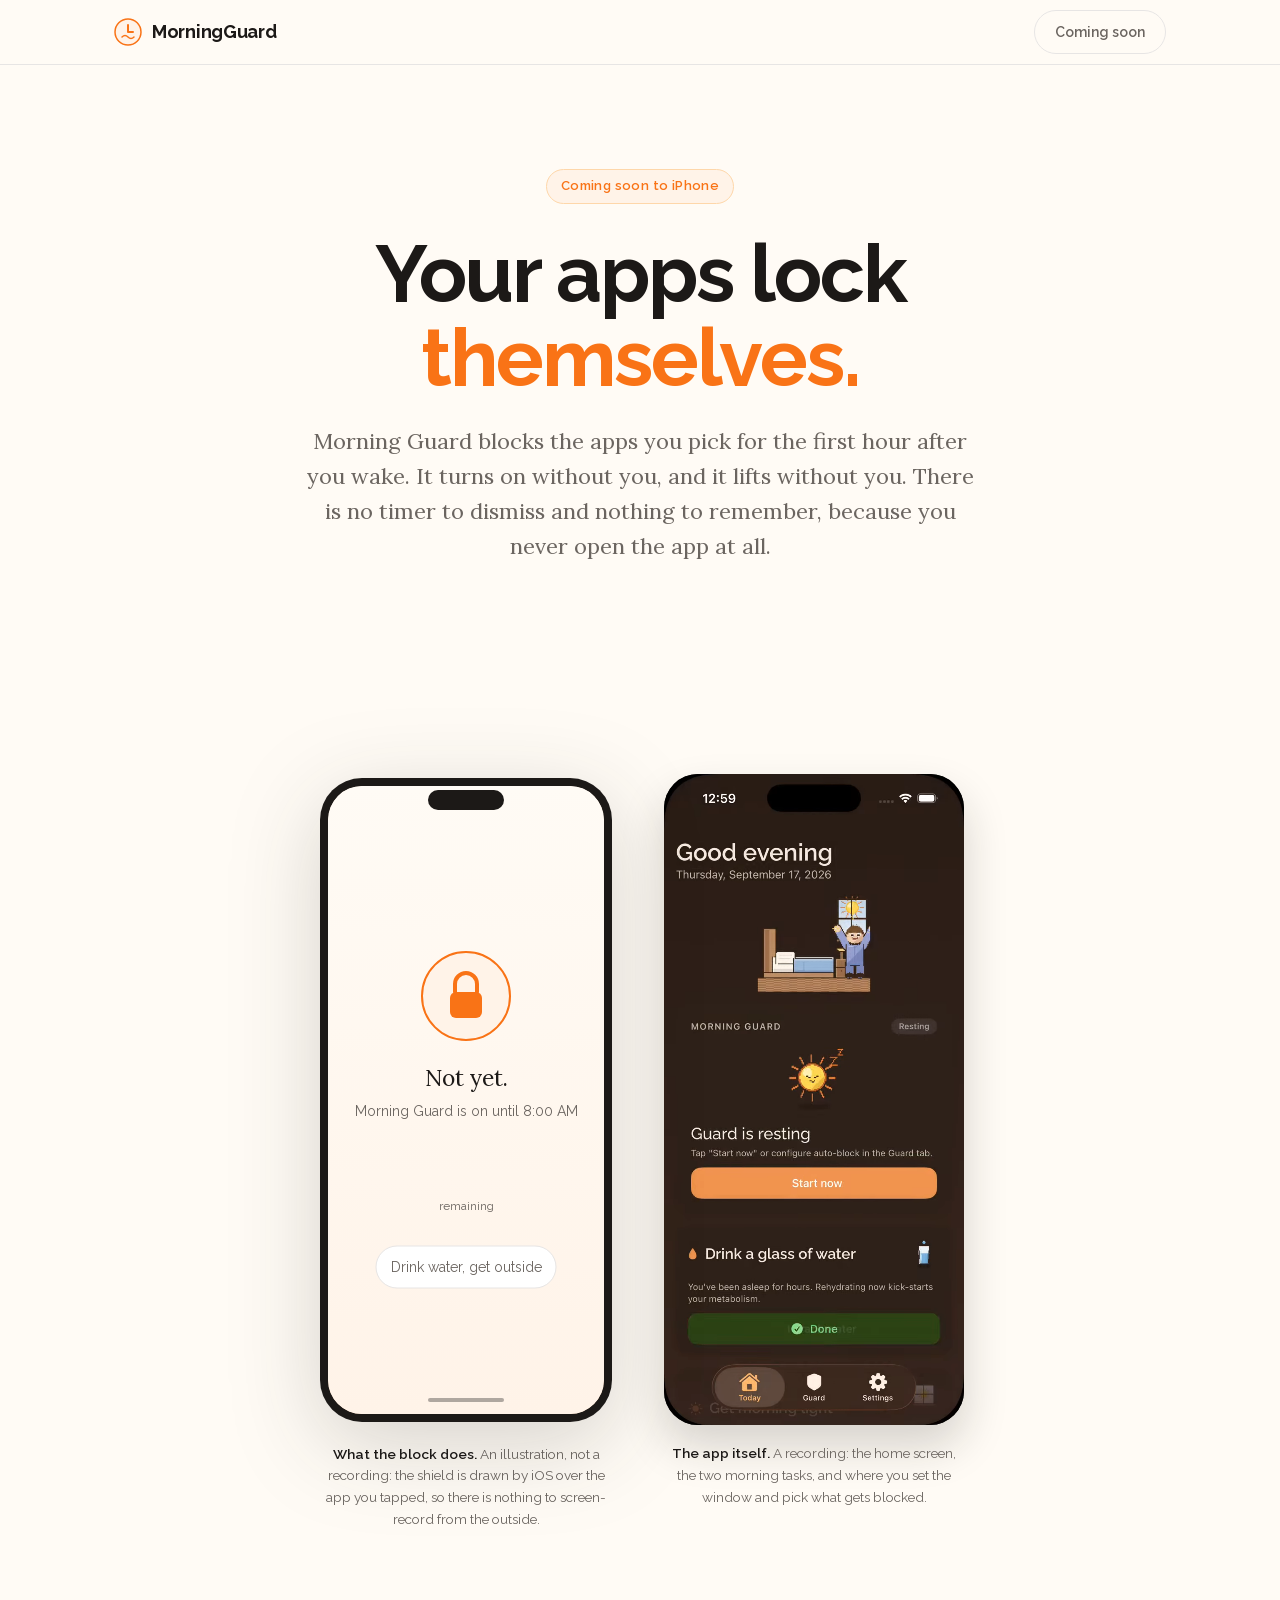
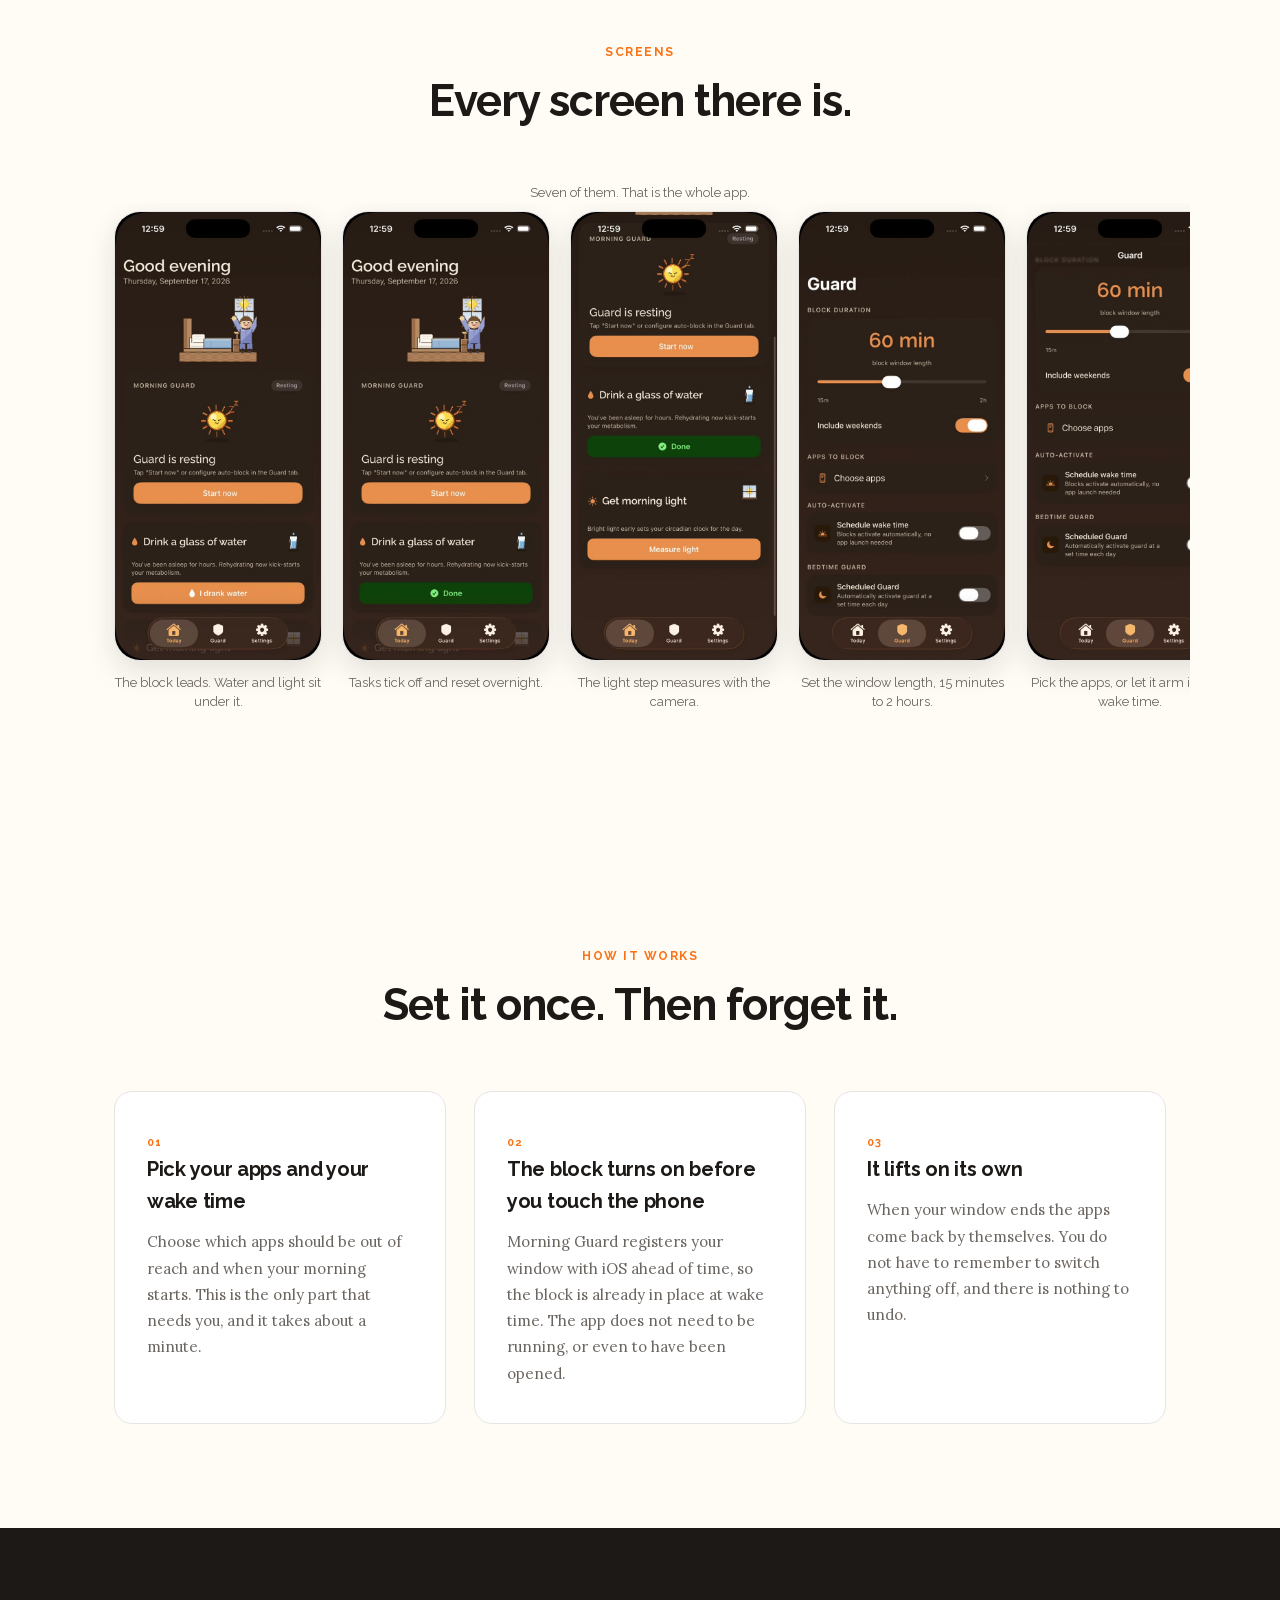
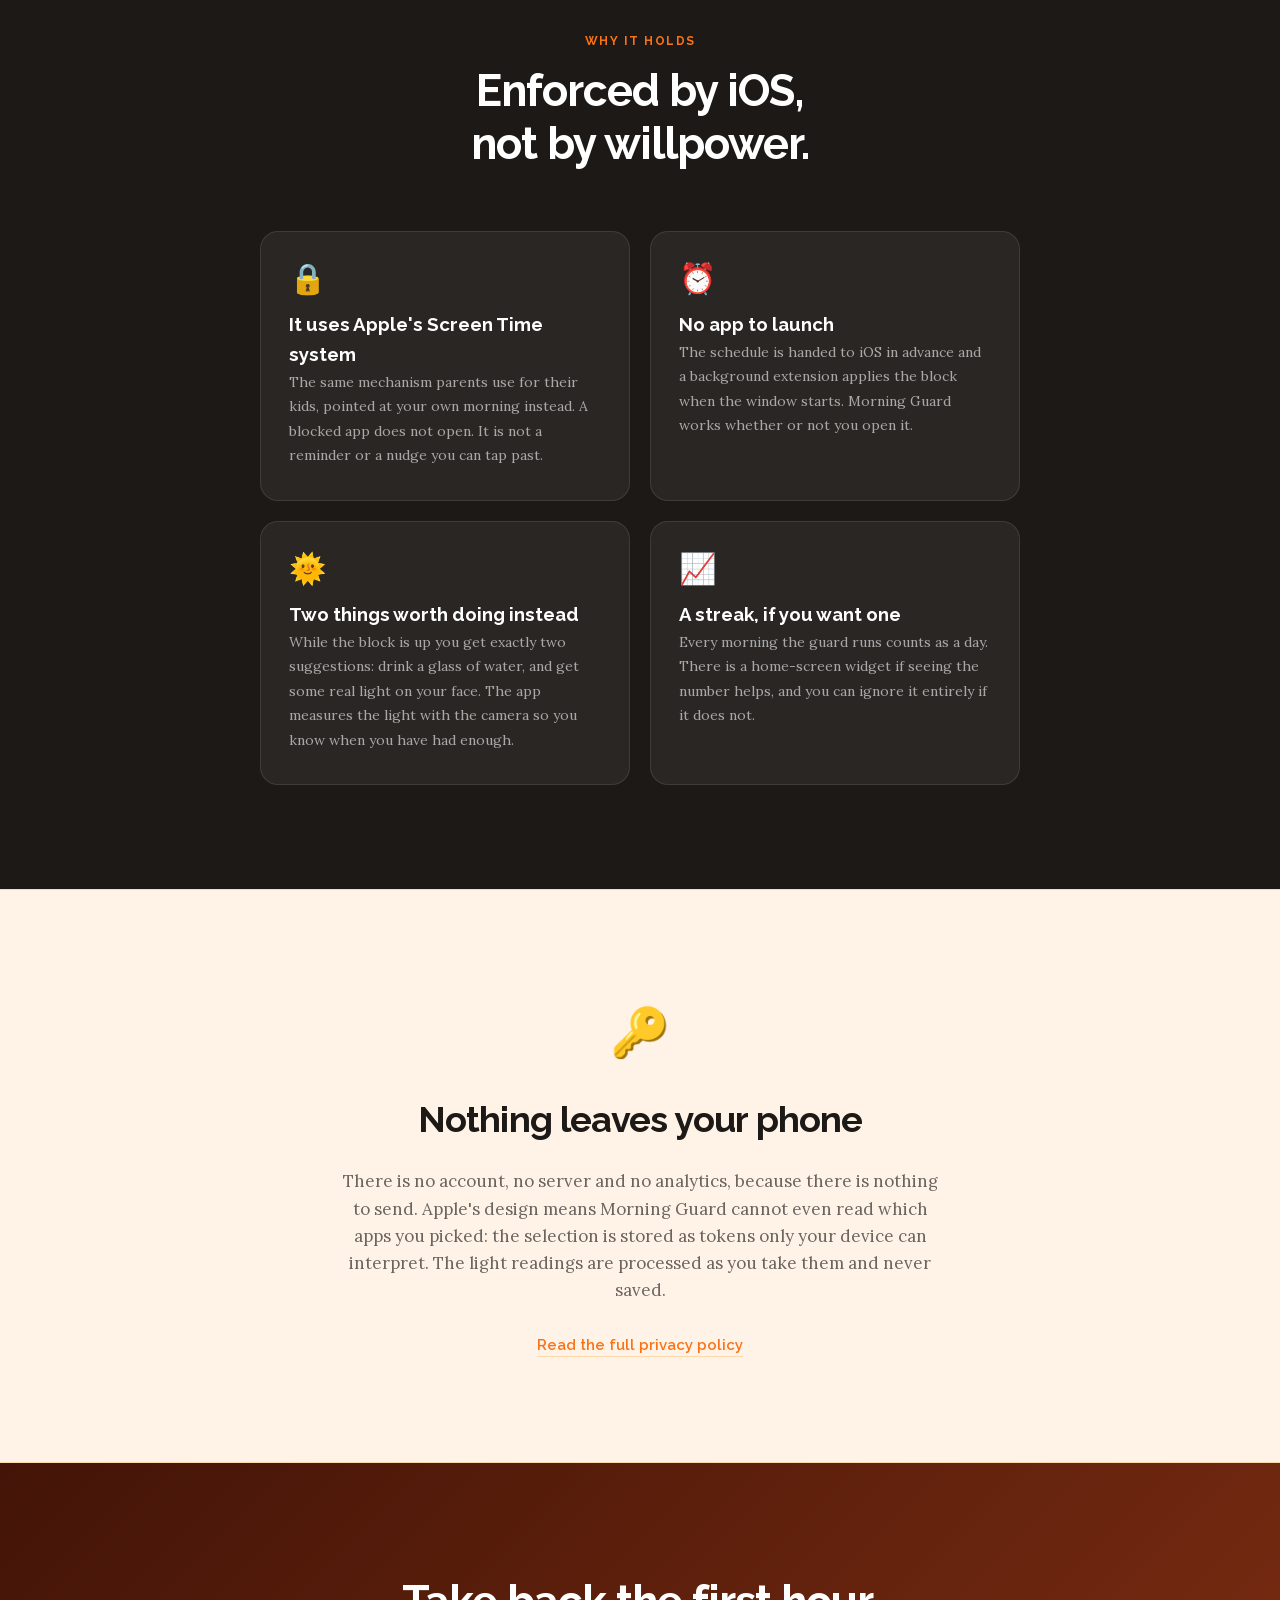
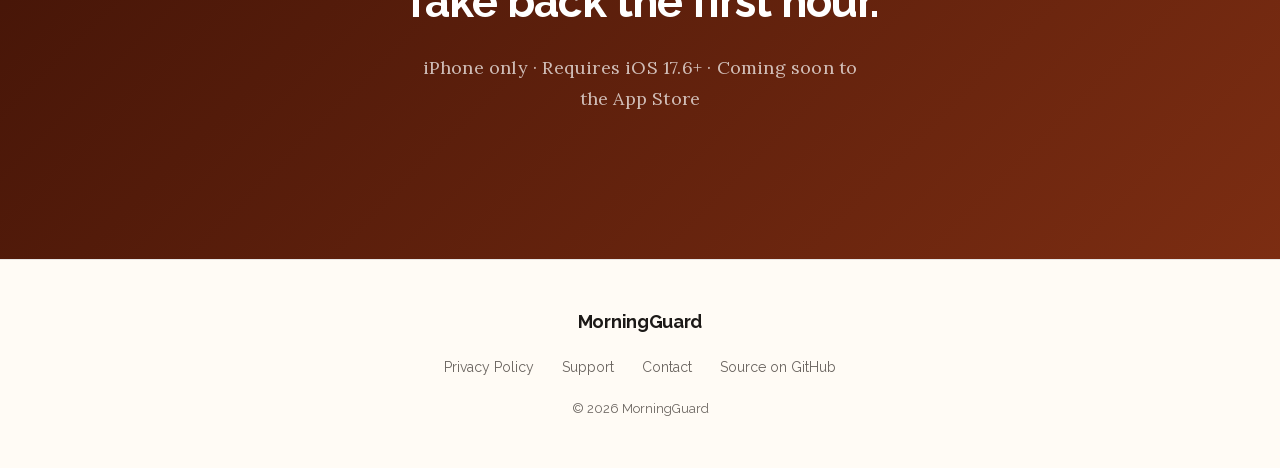
<file: website/index.html>
<!DOCTYPE html>
<html lang="en">
<head>
  <meta charset="UTF-8" />
  <meta name="viewport" content="width=device-width, initial-scale=1.0" />
  <title>Morning Guard: your apps lock themselves every morning</title>
  <meta name="description" content="Morning Guard uses Apple's Screen Time system to block your distracting apps for the first hour after you wake. It turns on by itself and lifts by itself." />
  <meta property="og:title" content="Morning Guard: your apps lock themselves every morning" />
  <meta property="og:description" content="The block runs on its own at wake time and lifts when your window ends. You never open the app." />
  <meta property="og:type" content="website" />
  <meta property="og:url" content="https://morningguard.com/" />
  <meta property="og:image" content="https://morningguard.com/og-image.png" />
  <meta property="og:image:width" content="1200" />
  <meta property="og:image:height" content="630" />
  <meta name="twitter:card" content="summary_large_image" />
  <meta name="twitter:image" content="https://morningguard.com/og-image.png" />
  <meta name="theme-color" content="#F97316" />
  <link rel="icon" href="favicon.svg" type="image/svg+xml" />
  <link rel="apple-touch-icon" href="apple-touch-icon.png" />
  <link rel="stylesheet" href="fonts.css" />
  <link rel="stylesheet" href="styles.css" />
</head>
<body>

  <!-- NAV -->
  <nav>
    <div class="nav-inner">
      <a class="nav-logo" href="/">
        <svg width="28" height="28" viewBox="0 0 28 28" fill="none" aria-hidden="true" focusable="false">
          <circle cx="14" cy="14" r="13" fill="#FFF3E8" stroke="#F97316" stroke-width="1.5"/>
          <path d="M14 7 L14 14 L19 14" stroke="#F97316" stroke-width="2" stroke-linecap="round" stroke-linejoin="round"/>
          <path d="M8 19 Q11 16 14 19 Q17 22 20 19" stroke="#F97316" stroke-width="1.5" stroke-linecap="round" fill="none"/>
        </svg>
        MorningGuard
      </a>
      <span class="nav-cta nav-cta--pending">Coming soon</span>
    </div>
  </nav>

  <!-- HERO -->
  <section class="hero">
    <div class="hero-badge">Coming soon to iPhone</div>
    <h1>Your apps lock<br /><em>themselves.</em></h1>
    <p class="hero-sub">
      Morning Guard blocks the apps you pick for the first hour after you wake. It turns on
      without you, and it lifts without you. There is no timer to dismiss and nothing to
      remember, because you never open the app at all.
    </p>
  </section>

  <!-- THE DEMO -->
  <section class="demo">
    <div class="demo-row">

      <figure class="demo-item">
      <svg class="demo-frame" viewBox="0 0 300 652" role="img"
           aria-label="Animation of a phone: tapping a social app, which is covered by Morning Guard's block screen showing time remaining.">
        <defs>
          <clipPath id="mg-screen"><rect x="12" y="12" width="276" height="628" rx="34"/></clipPath>
          <linearGradient id="mg-ig" x1="0" y1="0" x2="1" y2="1">
            <stop offset="0%" stop-color="#F9CE34"/><stop offset="50%" stop-color="#EE2A7B"/><stop offset="100%" stop-color="#6228D7"/>
          </linearGradient>
          <linearGradient id="mg-sky" x1="0" y1="0" x2="0" y2="1">
            <stop offset="0%" stop-color="#FFF3E8"/><stop offset="100%" stop-color="#FFE3CC"/>
          </linearGradient>
          <linearGradient id="mg-shieldbg" x1="0" y1="0" x2="0" y2="1">
            <stop offset="0%" stop-color="#FFFBF5"/><stop offset="100%" stop-color="#FFF3E8"/>
          </linearGradient>
        </defs>

        <!-- phone body -->
        <rect x="4" y="4" width="292" height="644" rx="42" fill="#1C1917"/>
        <rect x="12" y="12" width="276" height="628" rx="34" fill="url(#mg-sky)"/>

        <g clip-path="url(#mg-screen)">
          <g class="mg-home">
            <text x="150" y="62" text-anchor="middle" font-family="Raleway, sans-serif" font-size="13" fill="#6B6560">Tuesday, 7:13 AM</text>
            <!-- app grid -->
            <g>
              <rect x="38" y="96" width="52" height="52" rx="14" fill="#34D399"/>
              <rect x="124" y="96" width="52" height="52" rx="14" fill="#60A5FA"/>
              <rect x="210" y="96" width="52" height="52" rx="14" fill="#FBBF24"/>
              <rect x="38" y="172" width="52" height="52" rx="14" fill="#A78BFA"/>
              <rect x="124" y="172" width="52" height="52" rx="14" fill="#F87171"/>
              <rect x="210" y="172" width="52" height="52" rx="14" fill="#38BDF8"/>
              <rect x="124" y="248" width="52" height="52" rx="14" fill="#94A3B8"/>
              <rect x="210" y="248" width="52" height="52" rx="14" fill="#FB923C"/>
            </g>
            <!-- the one that gets tapped -->
            <g class="mg-launch">
              <rect x="38" y="248" width="52" height="52" rx="14" fill="url(#mg-ig)"/>
              <rect x="50" y="260" width="28" height="28" rx="9" fill="none" stroke="#fff" stroke-width="2.4"/>
              <circle cx="64" cy="274" r="6" fill="none" stroke="#fff" stroke-width="2.4"/>
            </g>
          </g>

          <!-- the finger -->
          <g class="mg-finger">
            <circle cx="64" cy="274" r="19" fill="#1C1917" opacity="0.16"/>
            <circle cx="64" cy="274" r="12" fill="#1C1917" opacity="0.28"/>
          </g>

          <!-- the shield -->
          <g class="mg-shield">
            <rect x="12" y="12" width="276" height="628" rx="34" fill="url(#mg-shieldbg)"/>
            <circle cx="150" cy="222" r="44" fill="#FFF3E8" stroke="#F97316" stroke-width="2"/>
            <path d="M150 198 v22 M150 198 a14 14 0 0 1 14 14 v8" fill="none" stroke="#F97316" stroke-width="0"/>
            <rect x="134" y="218" width="32" height="26" rx="6" fill="#F97316"/>
            <path d="M139 218 v-8 a11 11 0 0 1 22 0 v8" fill="none" stroke="#F97316" stroke-width="4" stroke-linecap="round"/>
            <text x="150" y="312" text-anchor="middle" font-family="Lora, serif" font-size="23" fill="#1C1917">Not yet.</text>
            <text x="150" y="342" text-anchor="middle" font-family="Raleway, sans-serif" font-size="14" fill="#6B6560">Morning Guard is on until 8:00 AM</text>

            <text class="mg-tick mg-tick-1" x="150" y="412" text-anchor="middle" font-family="Raleway, sans-serif" font-weight="600" font-size="40" fill="#F97316">46:59</text>
            <text class="mg-tick mg-tick-2" x="150" y="412" text-anchor="middle" font-family="Raleway, sans-serif" font-weight="600" font-size="40" fill="#F97316">46:58</text>
            <text class="mg-tick mg-tick-3" x="150" y="412" text-anchor="middle" font-family="Raleway, sans-serif" font-weight="600" font-size="40" fill="#F97316">46:57</text>
            <text class="mg-tick mg-tick-4" x="150" y="412" text-anchor="middle" font-family="Raleway, sans-serif" font-weight="600" font-size="40" fill="#F97316">46:56</text>
            <text x="150" y="436" text-anchor="middle" font-family="Raleway, sans-serif" font-size="12" fill="#6B6560">remaining</text>

            <rect x="60" y="472" width="180" height="42" rx="21" fill="#FFF" stroke="#E7E5E4"/>
            <text x="150" y="498" text-anchor="middle" font-family="Raleway, sans-serif" font-size="14" fill="#6B6560">Drink water, get outside</text>
          </g>
        </g>

        <!-- notch + home bar -->
        <rect x="112" y="16" width="76" height="20" rx="10" fill="#1C1917"/>
        <rect x="112" y="624" width="76" height="4" rx="2" fill="#1C1917" opacity="0.35"/>
      </svg>
        <figcaption class="demo-caption">
          <strong>What the block does.</strong> An illustration, not a recording: the shield is
          drawn by iOS over the app you tapped, so there is nothing to screen-record from the
          outside.
        </figcaption>
      </figure>

      <figure class="demo-item">
        <video class="demo-video" autoplay loop muted playsinline preload="auto"
               poster="app-tour-poster.jpg"
               aria-label="Screen recording of Morning Guard: the home screen with the block card and the water and light tasks, then the Guard tab where block duration and blocked apps are set.">
          <source src="app-tour.webm" type="video/webm" />
          <source src="app-tour.mp4" type="video/mp4" />
        </video>
        <figcaption class="demo-caption">
          <strong>The app itself.</strong> A recording: the home screen, the two morning tasks,
          and where you set the window and pick what gets blocked.
        </figcaption>
      </figure>

    </div>
  </section>

  <!-- SCREENSHOTS -->
  <section class="gallery" id="screens">
    <div class="section-label">Screens</div>
    <h2>Every screen there is.</h2>
    <p class="gallery-hint">Seven of them. That is the whole app.</p>

    <div class="gallery-strip" tabindex="0" role="group" aria-label="App screenshots, scrollable">
        <figure class="shot">
          <img src="shots/home.jpg" width="600" height="1304" loading="lazy" decoding="async"
               alt="The block leads. Water and light sit under it." />
          <figcaption>The block leads. Water and light sit under it.</figcaption>
        </figure>
        <figure class="shot">
          <img src="shots/water.jpg" width="600" height="1304" loading="lazy" decoding="async"
               alt="Tasks tick off and reset overnight." />
          <figcaption>Tasks tick off and reset overnight.</figcaption>
        </figure>
        <figure class="shot">
          <img src="shots/light.jpg" width="600" height="1304" loading="lazy" decoding="async"
               alt="The light step measures with the camera." />
          <figcaption>The light step measures with the camera.</figcaption>
        </figure>
        <figure class="shot">
          <img src="shots/guard.jpg" width="600" height="1304" loading="lazy" decoding="async"
               alt="Set the window length, 15 minutes to 2 hours." />
          <figcaption>Set the window length, 15 minutes to 2 hours.</figcaption>
        </figure>
        <figure class="shot">
          <img src="shots/schedule.jpg" width="600" height="1304" loading="lazy" decoding="async"
               alt="Pick the apps, or let it arm itself at wake time." />
          <figcaption>Pick the apps, or let it arm itself at wake time.</figcaption>
        </figure>
        <figure class="shot">
          <img src="shots/onboard.jpg" width="600" height="1304" loading="lazy" decoding="async"
               alt="Setup is one pass and about a minute." />
          <figcaption>Setup is one pass and about a minute.</figcaption>
        </figure>
        <figure class="shot">
          <img src="shots/lifts.jpg" width="600" height="1304" loading="lazy" decoding="async"
               alt="It lifts on its own when the window ends." />
          <figcaption>It lifts on its own when the window ends.</figcaption>
        </figure>
    </div>
  </section>

  <!-- HOW -->
  <section class="how">
    <div class="section-label">How it works</div>
    <h2>Set it once. Then forget it.</h2>

    <div class="steps">
      <div class="step">
        <span class="step-num">01</span>
        <div>
          <h3>Pick your apps and your wake time</h3>
          <p>
            Choose which apps should be out of reach and when your morning starts. This is the only
            part that needs you, and it takes about a minute.
          </p>
        </div>
      </div>

      <div class="step">
        <span class="step-num">02</span>
        <div>
          <h3>The block turns on before you touch the phone</h3>
          <p>
            Morning Guard registers your window with iOS ahead of time, so the block is already in
            place at wake time. The app does not need to be running, or even to have been opened.
          </p>
        </div>
      </div>

      <div class="step">
        <span class="step-num">03</span>
        <div>
          <h3>It lifts on its own</h3>
          <p>
            When your window ends the apps come back by themselves. You do not have to remember to
            switch anything off, and there is nothing to undo.
          </p>
        </div>
      </div>
    </div>
  </section>

  <!-- WHY IT HOLDS -->
  <section class="features">
    <div class="section-label">Why it holds</div>
    <h2>Enforced by iOS,<br />not by willpower.</h2>

    <div class="feature-grid">
      <div class="feature-card">
        <div class="feature-icon">&#128274;</div>
        <h3>It uses Apple's Screen Time system</h3>
        <p>
          The same mechanism parents use for their kids, pointed at your own morning instead. A
          blocked app does not open. It is not a reminder or a nudge you can tap past.
        </p>
      </div>
      <div class="feature-card">
        <div class="feature-icon">&#9200;</div>
        <h3>No app to launch</h3>
        <p>
          The schedule is handed to iOS in advance and a background extension applies the block
          when the window starts. Morning Guard works whether or not you open it.
        </p>
      </div>
      <div class="feature-card">
        <div class="feature-icon">&#127774;</div>
        <h3>Two things worth doing instead</h3>
        <p>
          While the block is up you get exactly two suggestions: drink a glass of water, and get
          some real light on your face. The app measures the light with the camera so you know
          when you have had enough.
        </p>
      </div>
      <div class="feature-card">
        <div class="feature-icon">&#128200;</div>
        <h3>A streak, if you want one</h3>
        <p>
          Every morning the guard runs counts as a day. There is a home-screen widget if seeing
          the number helps, and you can ignore it entirely if it does not.
        </p>
      </div>
    </div>
  </section>

  <!-- PRIVACY -->
  <section class="privacy-section">
    <div class="privacy-inner">
      <div class="privacy-icon">&#128273;</div>
      <h2>Nothing leaves your phone</h2>
      <p>
        There is no account, no server and no analytics, because there is nothing to send. Apple's
        design means Morning Guard cannot even read which apps you picked: the selection is stored
        as tokens only your device can interpret. The light readings are processed as you take
        them and never saved.
      </p>
      <a class="privacy-link" href="privacy.html">Read the full privacy policy</a>
    </div>
  </section>

  <!-- BOTTOM -->
  <section class="bottom-cta">
    <h2>Take back the first hour.</h2>
    <p class="download-meta">iPhone only &middot; Requires iOS 17.6+ &middot; Coming soon to the App Store</p>
  </section>

  <!-- FOOTER -->
  <footer>
    <div class="footer-inner">
      <a class="nav-logo" href="/">MorningGuard</a>
      <div class="footer-links">
        <a href="privacy.html">Privacy Policy</a>
        <a href="support.html">Support</a>
        <a href="mailto:hello@morningguard.com">Contact</a>
        <a href="https://github.com/aliu222111/morning-guard" target="_blank" rel="noopener">Source on GitHub</a>
      </div>
      <p class="footer-copy">&copy; 2026 MorningGuard</p>
    </div>
  </footer>

  <script>
    (function () {
      var v = document.querySelector('.demo-video');
      if (!v) return;

      // Anyone who asked for reduced motion gets it paused with controls.
      if (window.matchMedia('(prefers-reduced-motion: reduce)').matches) {
        v.removeAttribute('autoplay');
        v.setAttribute('controls', '');
        v.pause();
        return;
      }

      // Autoplay is refused in more places than people expect: Low Power Mode
      // on iOS, data saver, some managed browsers. Rather than leave a poster
      // that looks broken, give it a play control once we know it did not start.
      function offerControls() {
        if (v.currentTime > 0 && !v.paused) return;
        v.setAttribute('controls', '');
        v.classList.add('demo-video--manual');
      }

      var started = false;
      v.addEventListener('playing', function () { started = true; }, { once: true });

      var kick = v.play();
      if (kick && typeof kick.catch === 'function') kick.catch(offerControls);

      setTimeout(function () { if (!started) offerControls(); }, 3000);
    })();
  </script>

</body>
</html>
</file>
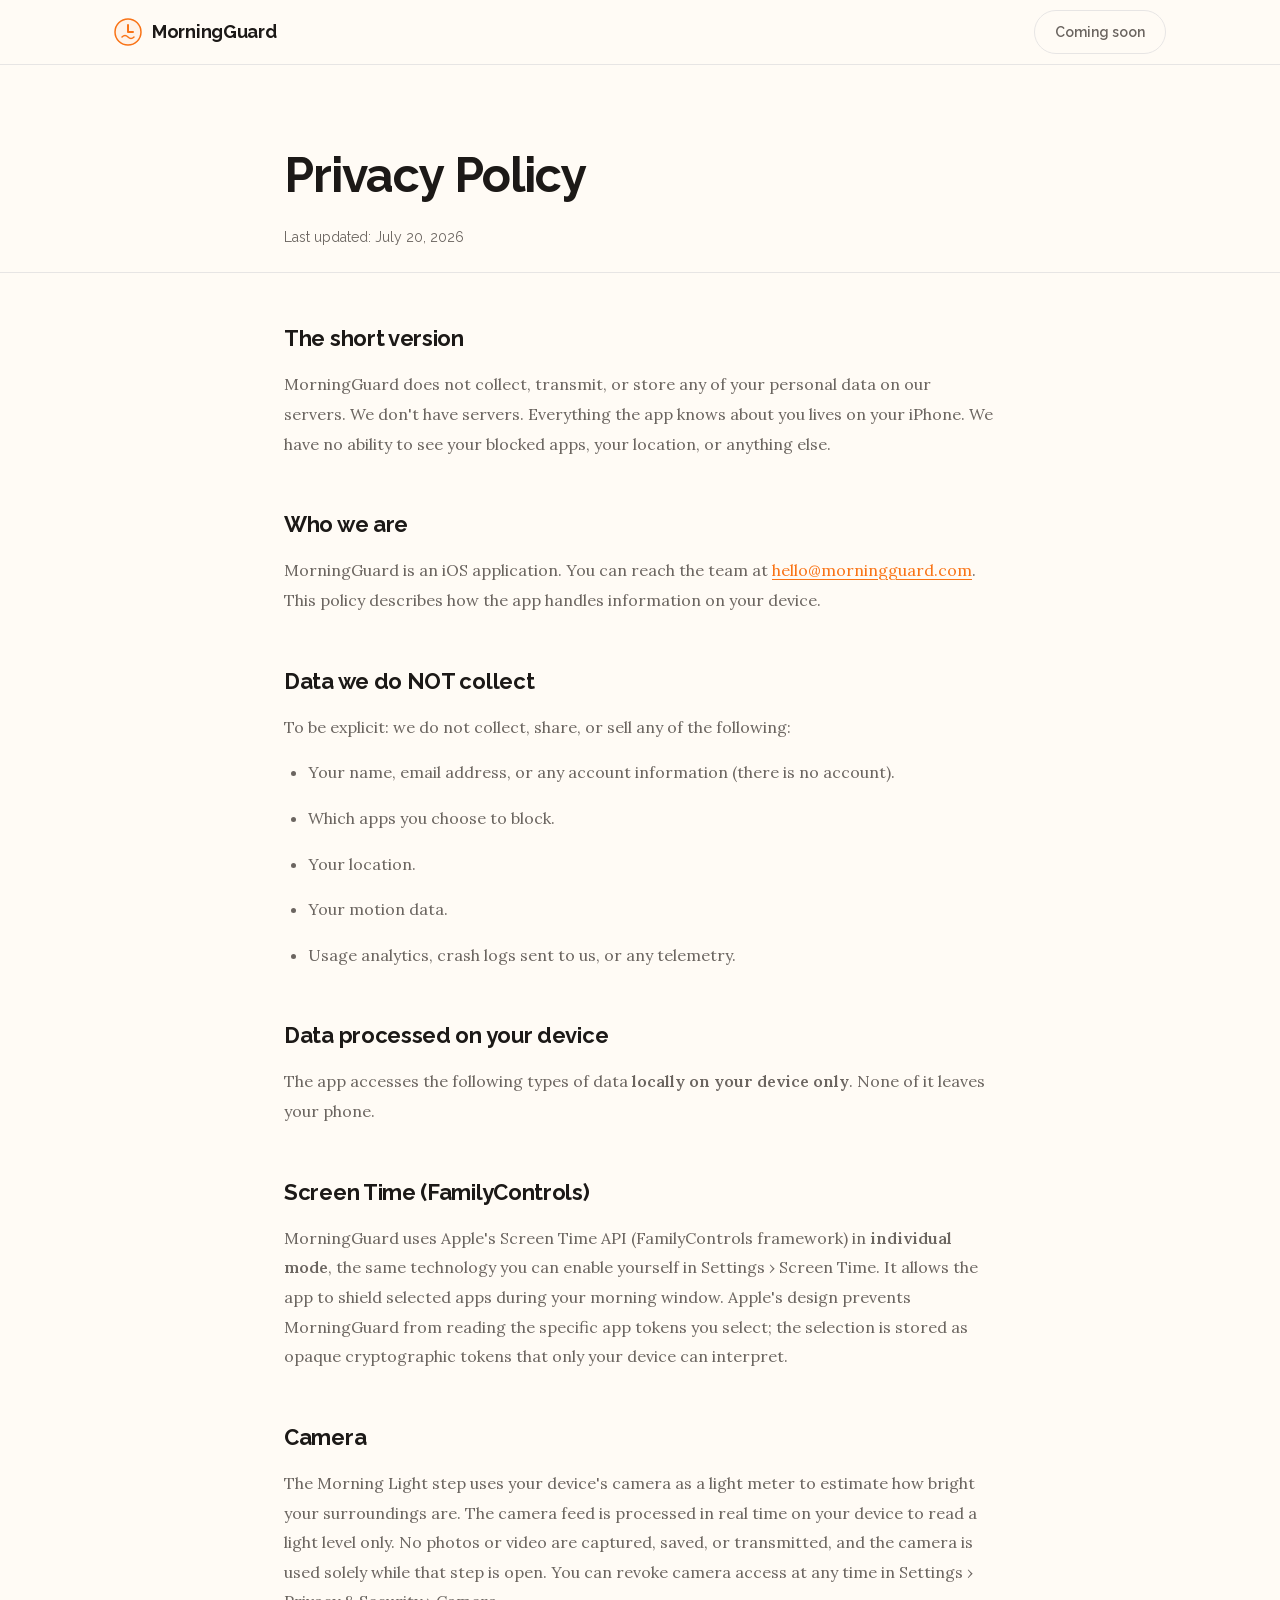
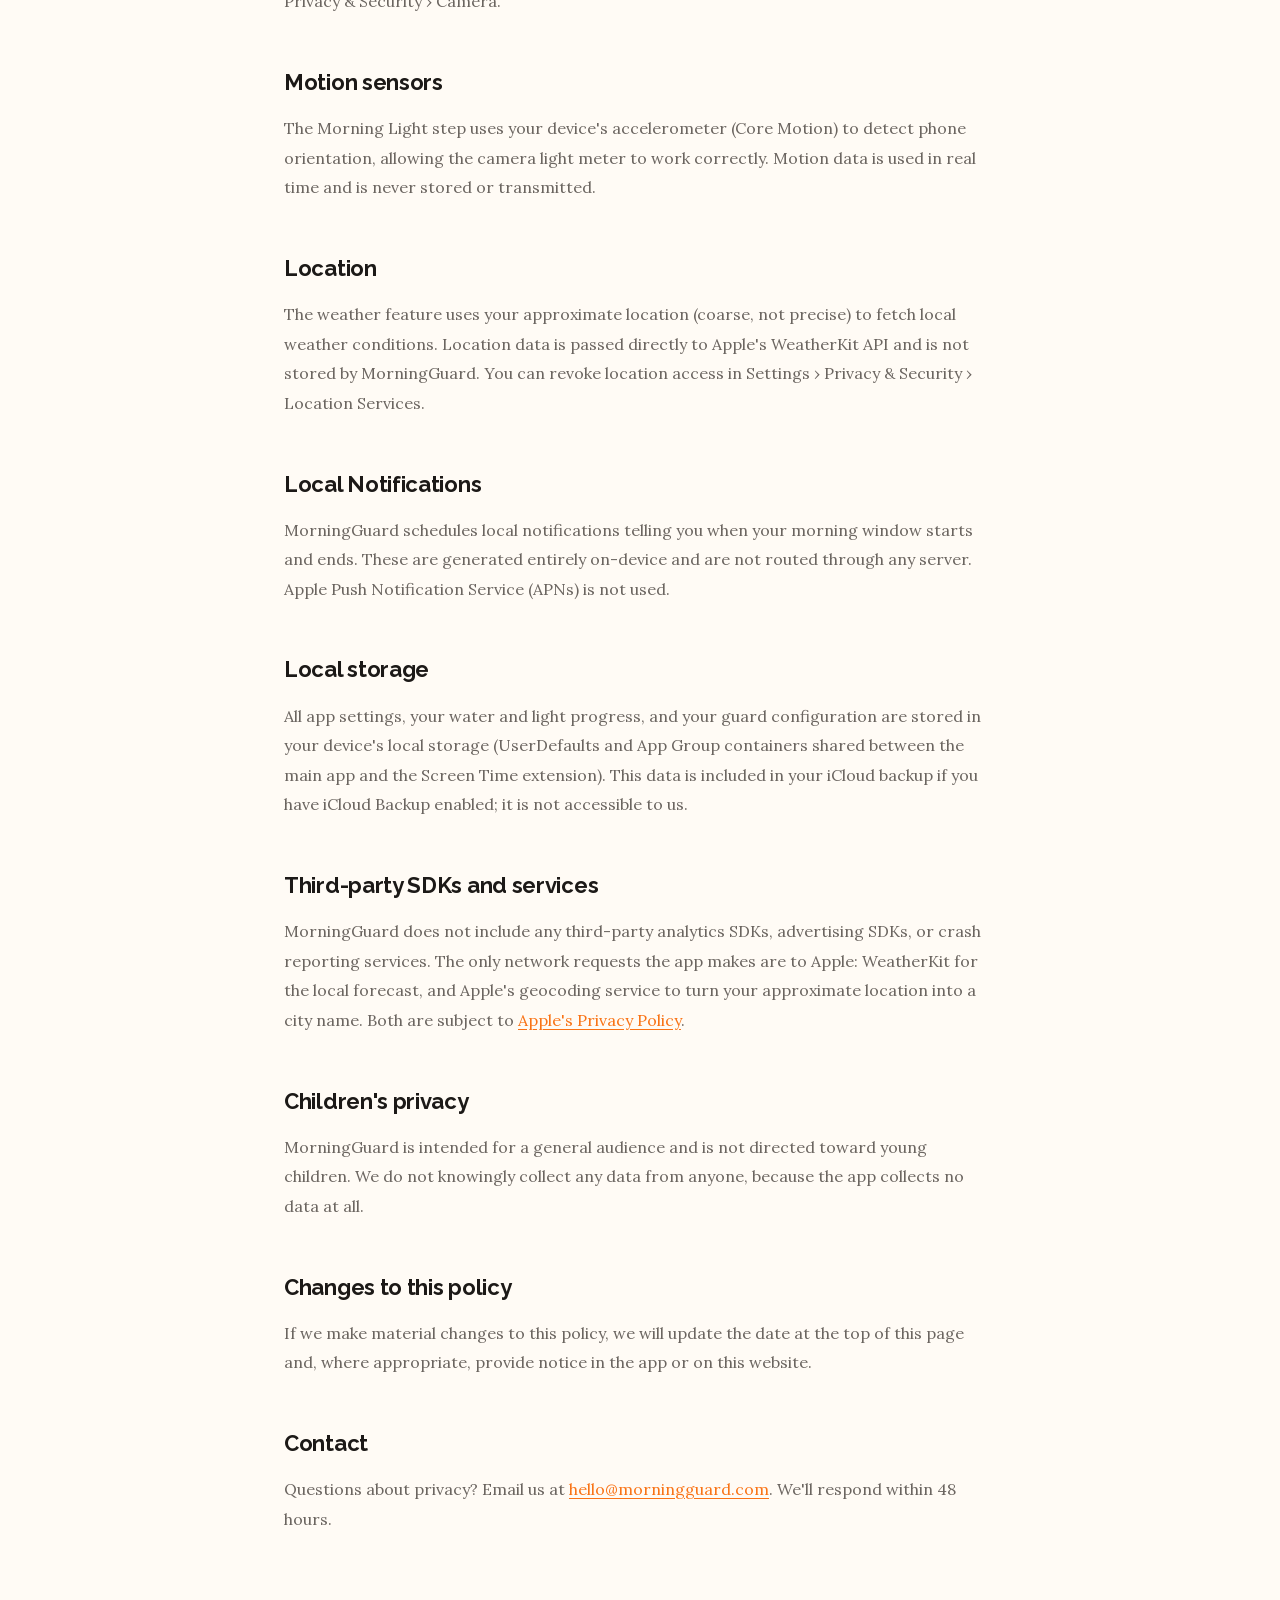
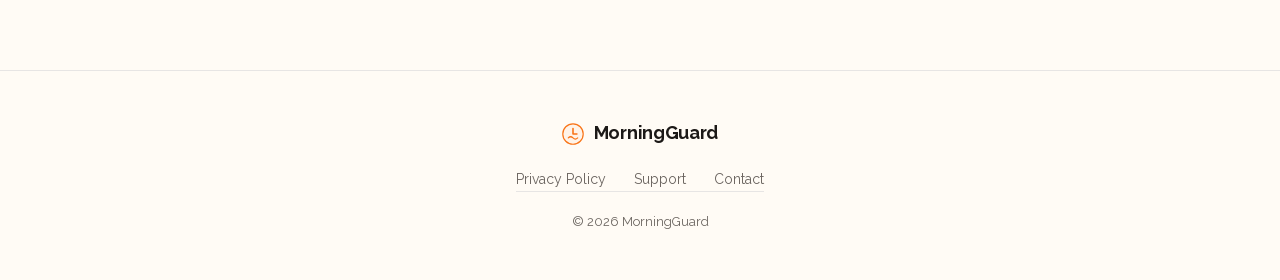
<file: website/privacy.html>
<!DOCTYPE html>
<html lang="en">
<head>
  <meta charset="UTF-8" />
  <meta name="viewport" content="width=device-width, initial-scale=1.0" />
  <title>Privacy Policy | MorningGuard</title>
  <meta name="description" content="MorningGuard Privacy Policy. We collect no personal data. Everything stays on your device." />
  <link rel="icon" href="favicon.svg" type="image/svg+xml" />
  <link rel="stylesheet" href="fonts.css" />
  <link rel="stylesheet" href="styles.css" />
</head>
<body>

  <nav>
    <div class="nav-inner">
      <a class="nav-logo" href="/">
        <svg width="28" height="28" viewBox="0 0 28 28" fill="none" aria-hidden="true" focusable="false">
          <circle cx="14" cy="14" r="13" fill="#FFF3E8" stroke="#F97316" stroke-width="1.5"/>
          <path d="M14 7 L14 14 L19 14" stroke="#F97316" stroke-width="2" stroke-linecap="round" stroke-linejoin="round"/>
          <path d="M8 19 Q11 16 14 19 Q17 22 20 19" stroke="#F97316" stroke-width="1.5" stroke-linecap="round" fill="none"/>
        </svg>
        MorningGuard
      </a>
      <span class="nav-cta nav-cta--pending">Coming soon</span>
    </div>
  </nav>

  <div class="page-hero">
    <h1>Privacy Policy</h1>
    <p class="updated">Last updated: July 20, 2026</p>
  </div>

  <hr class="page-divider" />

  <div class="page-content">

    <h2>The short version</h2>
    <p>
      MorningGuard does not collect, transmit, or store any of your personal data on our servers.
      We don't have servers. Everything the app knows about you lives on your iPhone. We have no
      ability to see your blocked apps, your location, or anything else.
    </p>

    <h2>Who we are</h2>
    <p>
      MorningGuard is an iOS application. You can reach the team at
      <a href="mailto:hello@morningguard.com">hello@morningguard.com</a>.
      This policy describes how the app handles information on your device.
    </p>

    <h2>Data we do NOT collect</h2>
    <p>To be explicit: we do not collect, share, or sell any of the following:</p>
    <ul>
      <li>Your name, email address, or any account information (there is no account).</li>
      <li>Which apps you choose to block.</li>
      <li>Your location.</li>
      <li>Your motion data.</li>
      <li>Usage analytics, crash logs sent to us, or any telemetry.</li>
    </ul>

    <h2>Data processed on your device</h2>
    <p>
      The app accesses the following types of data <strong>locally on your device only</strong>.
      None of it leaves your phone.
    </p>

    <h2>Screen Time (FamilyControls)</h2>
    <p>
      MorningGuard uses Apple's Screen Time API (FamilyControls framework) in
      <strong>individual mode</strong>, the same technology you can enable yourself in
      Settings &rsaquo; Screen Time. It allows the app to shield selected apps during your
      morning window. Apple's design prevents MorningGuard from reading the specific app tokens
      you select; the selection is stored as opaque cryptographic tokens that only your device
      can interpret.
    </p>

    <h2>Camera</h2>
    <p>
      The Morning Light step uses your device's camera as a light meter to estimate how bright
      your surroundings are. The camera feed is processed in real time on your device to read a
      light level only. No photos or video are captured, saved, or transmitted, and the camera is
      used solely while that step is open. You can revoke camera access at any time in Settings
      &rsaquo; Privacy &amp; Security &rsaquo; Camera.
    </p>

    <h2>Motion sensors</h2>
    <p>
      The Morning Light step uses your device's accelerometer (Core Motion) to detect phone
      orientation, allowing the camera light meter to work correctly. Motion data is used
      in real time and is never stored or transmitted.
    </p>

    <h2>Location</h2>
    <p>
      The weather feature uses your approximate location (coarse, not precise) to fetch local
      weather conditions. Location data is passed directly to Apple's WeatherKit API and is
      not stored by MorningGuard. You can revoke location access in Settings &rsaquo;
      Privacy &amp; Security &rsaquo; Location Services.
    </p>

    <h2>Local Notifications</h2>
    <p>
      MorningGuard schedules local notifications telling you when your morning window starts and ends.
      These are generated entirely on-device and are not routed through any server.
      Apple Push Notification Service (APNs) is not used.
    </p>

    <h2>Local storage</h2>
    <p>
      All app settings, your water and light progress, and your guard configuration are stored
      in your device's local storage (UserDefaults and App Group containers shared between the
      main app and the Screen Time extension). This data is included in your iCloud backup if
      you have iCloud Backup enabled; it is not accessible to us.
    </p>

    <h2>Third-party SDKs and services</h2>
    <p>
      MorningGuard does not include any third-party analytics SDKs, advertising SDKs, or crash
      reporting services. The only network requests the app makes are to Apple: WeatherKit for
      the local forecast, and Apple's geocoding service to turn your approximate location into a
      city name. Both are subject to
      <a href="https://www.apple.com/legal/privacy/" target="_blank" rel="noopener">Apple's Privacy Policy</a>.
    </p>

    <h2>Children's privacy</h2>
    <p>
      MorningGuard is intended for a general audience and is not directed toward young children.
      We do not knowingly collect any data from anyone, because the app collects no data at all.
    </p>

    <h2>Changes to this policy</h2>
    <p>
      If we make material changes to this policy, we will update the date at the top of this
      page and, where appropriate, provide notice in the app or on this website.
    </p>

    <h2>Contact</h2>
    <p>
      Questions about privacy? Email us at
      <a href="mailto:hello@morningguard.com">hello@morningguard.com</a>.
      We'll respond within 48 hours.
    </p>

  </div>

  <footer>
    <div class="footer-inner">
      <a class="nav-logo" href="/">
        <svg width="22" height="22" viewBox="0 0 28 28" fill="none" aria-hidden="true" focusable="false">
          <circle cx="14" cy="14" r="13" fill="#FFF3E8" stroke="#F97316" stroke-width="1.5"/>
          <path d="M14 7 L14 14 L19 14" stroke="#F97316" stroke-width="2" stroke-linecap="round" stroke-linejoin="round"/>
          <path d="M8 19 Q11 16 14 19 Q17 22 20 19" stroke="#F97316" stroke-width="1.5" stroke-linecap="round" fill="none"/>
        </svg>
        MorningGuard
      </a>
      <nav class="footer-links">
        <a href="privacy.html">Privacy Policy</a>
        <a href="support.html">Support</a>
        <a href="mailto:hello@morningguard.com">Contact</a>
      </nav>
      <p class="footer-copy">© 2026 MorningGuard</p>
    </div>
  </footer>

</body>
</html>
</file>
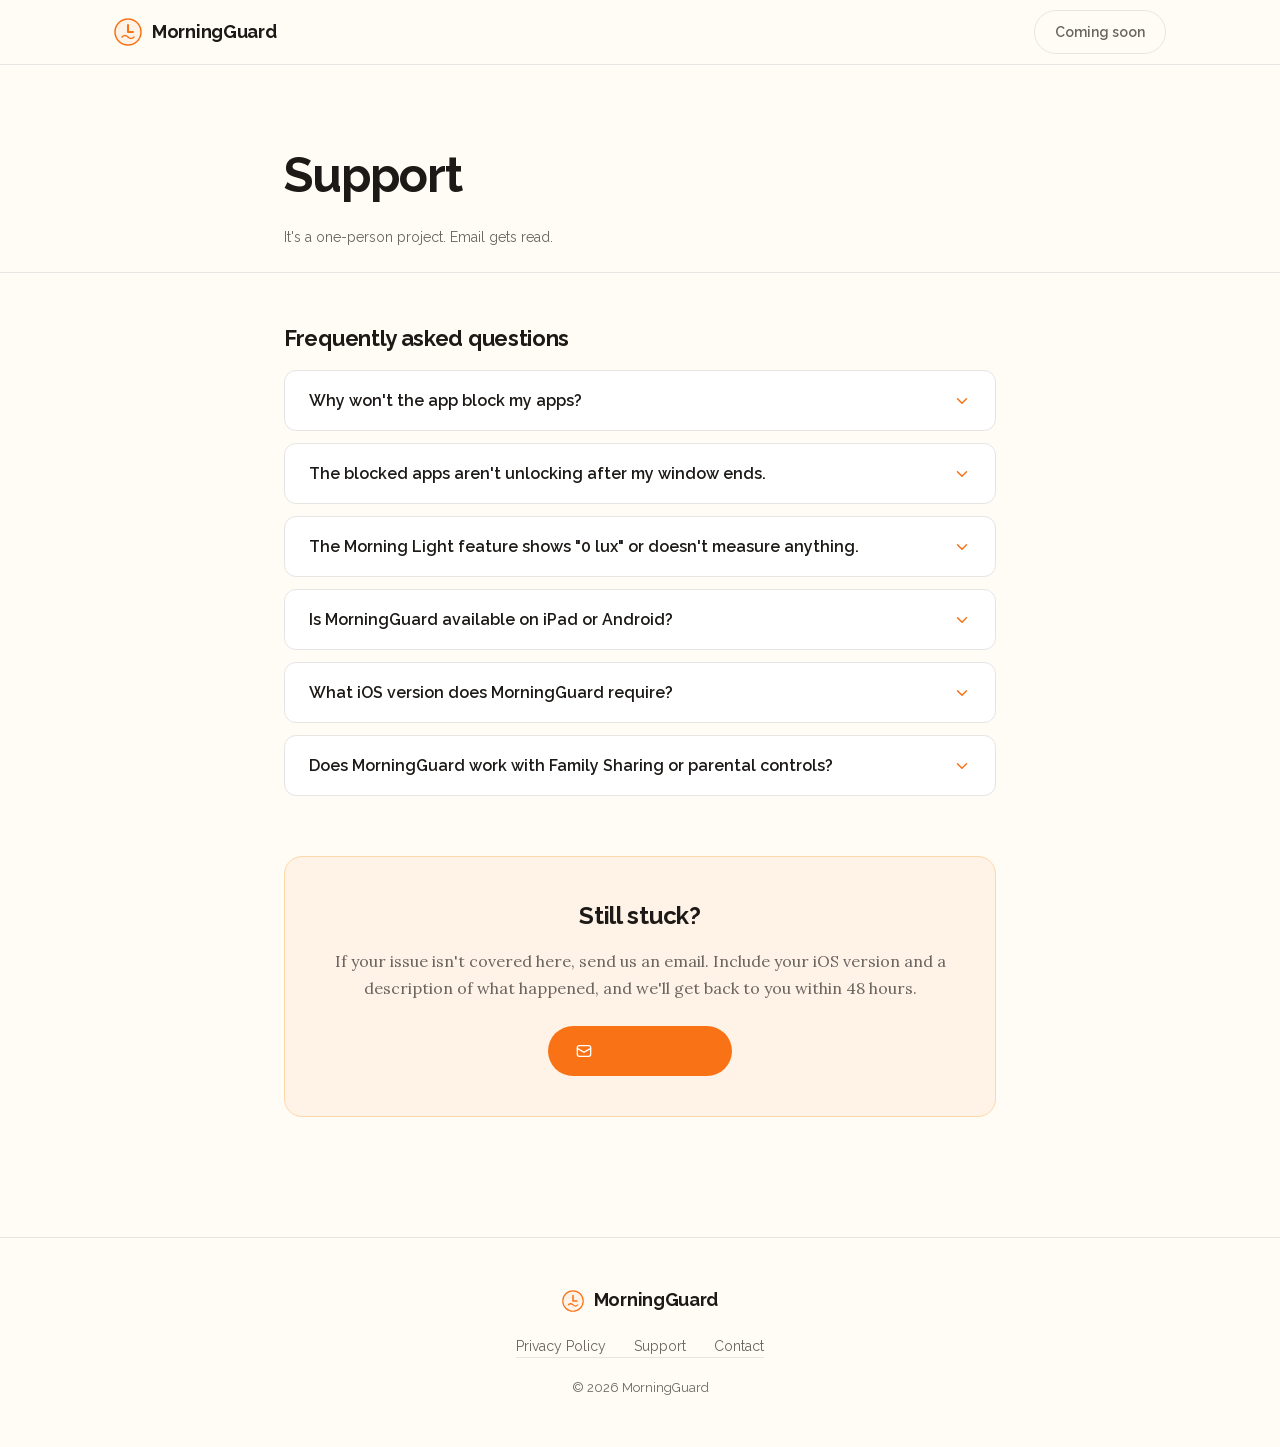
<file: website/support.html>
<!DOCTYPE html>
<html lang="en">
<head>
  <meta charset="UTF-8" />
  <meta name="viewport" content="width=device-width, initial-scale=1.0" />
  <title>Support | MorningGuard</title>
  <meta name="description" content="MorningGuard support. Get answers to common questions or contact us directly." />
  <link rel="icon" href="favicon.svg" type="image/svg+xml" />
  <link rel="stylesheet" href="fonts.css" />
  <link rel="stylesheet" href="styles.css" />
  <style>
    .faq-list { margin-top: 0; }
    .faq-item {
      border: 1px solid var(--border);
      border-radius: var(--radius-sm);
      margin-bottom: 12px;
      overflow: hidden;
      background: var(--card);
    }
    .faq-q {
      width: 100%;
      text-align: left;
      padding: 20px 24px;
      background: none;
      border: none;
      cursor: pointer;
      font-family: 'Raleway', sans-serif;
      font-weight: 600;
      font-size: 16px;
      color: var(--text);
      display: flex;
      justify-content: space-between;
      align-items: center;
      gap: 16px;
      transition: background .15s;
    }
    .faq-q:hover { background: var(--sunrise-lt); }
    .faq-chevron {
      flex-shrink: 0;
      transition: transform .2s;
      color: var(--sunrise);
    }
    .faq-item.open .faq-chevron { transform: rotate(180deg); }
    .faq-a {
      display: none;
      padding: 0 24px 20px;
      font-family: 'Lora', Georgia, serif;
      font-size: 15px;
      color: var(--text-sec);
      line-height: 1.8;
      border-top: 1px solid var(--border);
      padding-top: 16px;
    }
    .faq-item.open .faq-a { display: block; }
    .contact-box {
      background: var(--sunrise-lt);
      border: 1px solid var(--sunrise-md);
      border-radius: var(--radius);
      padding: 40px 36px;
      text-align: center;
      margin-top: 60px;
    }
    .contact-box h2 {
      font-family: 'Raleway', sans-serif;
      font-size: 24px;
      font-weight: 700;
      color: var(--text);
      margin-bottom: 12px;
      letter-spacing: -0.3px;
    }
    .contact-box p {
      font-family: 'Lora', Georgia, serif;
      font-size: 16px;
      color: var(--text-sec);
      margin-bottom: 24px;
      line-height: 1.7;
    }
    .contact-btn {
      display: inline-flex;
      align-items: center;
      gap: 8px;
      background: var(--sunrise);
      color: #fff;
      font-family: 'Raleway', sans-serif;
      font-weight: 600;
      font-size: 15px;
      padding: 13px 28px;
      border-radius: 50px;
      text-decoration: none;
      transition: opacity .15s, transform .15s;
    }
    .contact-btn:hover { opacity: .9; transform: translateY(-1px); }
  </style>
</head>
<body>

  <nav>
    <div class="nav-inner">
      <a class="nav-logo" href="/">
        <svg width="28" height="28" viewBox="0 0 28 28" fill="none" aria-hidden="true" focusable="false">
          <circle cx="14" cy="14" r="13" fill="#FFF3E8" stroke="#F97316" stroke-width="1.5"/>
          <path d="M14 7 L14 14 L19 14" stroke="#F97316" stroke-width="2" stroke-linecap="round" stroke-linejoin="round"/>
          <path d="M8 19 Q11 16 14 19 Q17 22 20 19" stroke="#F97316" stroke-width="1.5" stroke-linecap="round" fill="none"/>
        </svg>
        MorningGuard
      </a>
      <span class="nav-cta nav-cta--pending">Coming soon</span>
    </div>
  </nav>

  <div class="page-hero">
    <h1>Support</h1>
    <p class="updated">It's a one-person project. Email gets read.</p>
  </div>

  <hr class="page-divider" />

  <div class="page-content">

    <h2>Frequently asked questions</h2>

    <div class="faq-list">

      <div class="faq-item">
        <button class="faq-q">
          Why won't the app block my apps?
          <svg class="faq-chevron" width="18" height="18" viewBox="0 0 24 24" fill="none" aria-hidden="true" focusable="false">
            <path d="M6 9 L12 15 L18 9" stroke="currentColor" stroke-width="2" stroke-linecap="round" stroke-linejoin="round"/>
          </svg>
        </button>
        <div class="faq-a">
          MorningGuard needs Screen Time permission to block apps. Open the app, tap the Guard tab,
          and tap "Enable Screen Time access." You'll be prompted to allow it. If you've already done
          this and blocking still isn't working, go to Settings &rsaquo; Screen Time and make sure
          Screen Time is turned on for your own device.
        </div>
      </div>

      <div class="faq-item">
        <button class="faq-q">
          The blocked apps aren't unlocking after my window ends.
          <svg class="faq-chevron" width="18" height="18" viewBox="0 0 24 24" fill="none" aria-hidden="true" focusable="false">
            <path d="M6 9 L12 15 L18 9" stroke="currentColor" stroke-width="2" stroke-linecap="round" stroke-linejoin="round"/>
          </svg>
        </button>
        <div class="faq-a">
          Open MorningGuard. The app checks whether your guard window has ended and clears restrictions
          when you return to it. If apps are still blocked after opening the app, force-quit and reopen it.
          This can happen when the device reboots mid-session, and we're working on a fix.
        </div>
      </div>

      <div class="faq-item">
        <button class="faq-q">
          The Morning Light feature shows "0 lux" or doesn't measure anything.
          <svg class="faq-chevron" width="18" height="18" viewBox="0 0 24 24" fill="none" aria-hidden="true" focusable="false">
            <path d="M6 9 L12 15 L18 9" stroke="currentColor" stroke-width="2" stroke-linecap="round" stroke-linejoin="round"/>
          </svg>
        </button>
        <div class="faq-a">
          The light meter uses your front or rear camera. Make sure Camera access is enabled in
          Settings &rsaquo; Privacy &amp; Security &rsaquo; Camera &rsaquo; MorningGuard.
          Also make sure you're holding the phone so the camera faces the sky or a bright window.
          It won't measure well if the camera is facing a wall or your hand.
        </div>
      </div>

      <div class="faq-item">
        <button class="faq-q">
          Is MorningGuard available on iPad or Android?
          <svg class="faq-chevron" width="18" height="18" viewBox="0 0 24 24" fill="none" aria-hidden="true" focusable="false">
            <path d="M6 9 L12 15 L18 9" stroke="currentColor" stroke-width="2" stroke-linecap="round" stroke-linejoin="round"/>
          </svg>
        </button>
        <div class="faq-a">
          MorningGuard is currently iPhone only. iPad support may come in a future update.
          An Android version is not planned at this time, since the Screen Time API is only available
          on Apple platforms.
        </div>
      </div>

      <div class="faq-item">
        <button class="faq-q">
          What iOS version does MorningGuard require?
          <svg class="faq-chevron" width="18" height="18" viewBox="0 0 24 24" fill="none" aria-hidden="true" focusable="false">
            <path d="M6 9 L12 15 L18 9" stroke="currentColor" stroke-width="2" stroke-linecap="round" stroke-linejoin="round"/>
          </svg>
        </button>
        <div class="faq-a">
          MorningGuard requires iOS 17.6 or later. The Screen Time API features we use were
          introduced in iOS 16, but we require 17.6 for stability and to take advantage of
          the latest platform improvements.
        </div>
      </div>

      <div class="faq-item">
        <button class="faq-q">
          Does MorningGuard work with Family Sharing or parental controls?
          <svg class="faq-chevron" width="18" height="18" viewBox="0 0 24 24" fill="none" aria-hidden="true" focusable="false">
            <path d="M6 9 L12 15 L18 9" stroke="currentColor" stroke-width="2" stroke-linecap="round" stroke-linejoin="round"/>
          </svg>
        </button>
        <div class="faq-a">
          MorningGuard uses Screen Time in <strong>individual mode</strong>, meaning it only
          manages your own device, and only with your explicit consent. It is not a parental
          control tool. If your device is managed by a parent's Screen Time restrictions,
          MorningGuard may not be able to request Screen Time access.
        </div>
      </div>

    </div>

    <div class="contact-box">
      <h2>Still stuck?</h2>
      <p>
        If your issue isn't covered here, send us an email. Include your iOS version and a
        description of what happened, and we'll get back to you within 48 hours.
      </p>
      <a class="contact-btn" href="mailto:hello@morningguard.com">
        <svg width="16" height="16" viewBox="0 0 24 24" fill="none" aria-hidden="true" focusable="false">
          <rect x="2" y="4" width="20" height="16" rx="3" stroke="white" stroke-width="2"/>
          <path d="M2 8 L12 14 L22 8" stroke="white" stroke-width="2" stroke-linecap="round"/>
        </svg>
        Email support
      </a>
    </div>

  </div>

  <footer>
    <div class="footer-inner">
      <a class="nav-logo" href="/">
        <svg width="22" height="22" viewBox="0 0 28 28" fill="none" aria-hidden="true" focusable="false">
          <circle cx="14" cy="14" r="13" fill="#FFF3E8" stroke="#F97316" stroke-width="1.5"/>
          <path d="M14 7 L14 14 L19 14" stroke="#F97316" stroke-width="2" stroke-linecap="round" stroke-linejoin="round"/>
          <path d="M8 19 Q11 16 14 19 Q17 22 20 19" stroke="#F97316" stroke-width="1.5" stroke-linecap="round" fill="none"/>
        </svg>
        MorningGuard
      </a>
      <nav class="footer-links">
        <a href="privacy.html">Privacy Policy</a>
        <a href="support.html">Support</a>
        <a href="mailto:hello@morningguard.com">Contact</a>
      </nav>
      <p class="footer-copy">© 2026 MorningGuard</p>
    </div>
  </footer>

  <script>
    document.querySelectorAll('.faq-item').forEach((item, i) => {
      const btn = item.querySelector('.faq-q');
      const answer = item.querySelector('.faq-a');
      // Wire up ARIA so screen readers know each item's state and its panel.
      const answerId = 'faq-a-' + i;
      answer.id = answerId;
      answer.setAttribute('role', 'region');
      btn.setAttribute('aria-controls', answerId);
      btn.setAttribute('aria-expanded', 'false');

      btn.addEventListener('click', () => {
        const isOpen = item.classList.contains('open');
        document.querySelectorAll('.faq-item').forEach(other => {
          other.classList.remove('open');
          other.querySelector('.faq-q').setAttribute('aria-expanded', 'false');
        });
        if (!isOpen) {
          item.classList.add('open');
          btn.setAttribute('aria-expanded', 'true');
        }
      });
    });
  </script>

</body>
</html>
</file>
<file: website/fonts.css>
/* lora 400 italic (latin-ext) */
@font-face {
  font-family: 'Lora';
  font-style: italic;
  font-weight: 400;
  font-display: swap;
  src: url(./fonts/lora-400-italic-latin-ext.woff2) format('woff2');
  unicode-range: U+0100-02BA, U+02BD-02C5, U+02C7-02CC, U+02CE-02D7, U+02DD-02FF, U+0304, U+0308, U+0329, U+1D00-1DBF, U+1E00-1E9F, U+1EF2-1EFF, U+2020, U+20A0-20AB, U+20AD-20C0, U+2113, U+2C60-2C7F, U+A720-A7FF;
}
/* lora 400 italic (latin) */
@font-face {
  font-family: 'Lora';
  font-style: italic;
  font-weight: 400;
  font-display: swap;
  src: url(./fonts/lora-400-italic-latin.woff2) format('woff2');
  unicode-range: U+0000-00FF, U+0131, U+0152-0153, U+02BB-02BC, U+02C6, U+02DA, U+02DC, U+0304, U+0308, U+0329, U+2000-206F, U+20AC, U+2122, U+2191, U+2193, U+2212, U+2215, U+FEFF, U+FFFD;
}
/* lora 400 normal (latin-ext) */
@font-face {
  font-family: 'Lora';
  font-style: normal;
  font-weight: 400;
  font-display: swap;
  src: url(./fonts/lora-400-normal-latin-ext.woff2) format('woff2');
  unicode-range: U+0100-02BA, U+02BD-02C5, U+02C7-02CC, U+02CE-02D7, U+02DD-02FF, U+0304, U+0308, U+0329, U+1D00-1DBF, U+1E00-1E9F, U+1EF2-1EFF, U+2020, U+20A0-20AB, U+20AD-20C0, U+2113, U+2C60-2C7F, U+A720-A7FF;
}
/* lora 400 normal (latin) */
@font-face {
  font-family: 'Lora';
  font-style: normal;
  font-weight: 400;
  font-display: swap;
  src: url(./fonts/lora-400-normal-latin.woff2) format('woff2');
  unicode-range: U+0000-00FF, U+0131, U+0152-0153, U+02BB-02BC, U+02C6, U+02DA, U+02DC, U+0304, U+0308, U+0329, U+2000-206F, U+20AC, U+2122, U+2191, U+2193, U+2212, U+2215, U+FEFF, U+FFFD;
}
/* lora 600 normal (latin-ext) */
@font-face {
  font-family: 'Lora';
  font-style: normal;
  font-weight: 600;
  font-display: swap;
  src: url(./fonts/lora-600-normal-latin-ext.woff2) format('woff2');
  unicode-range: U+0100-02BA, U+02BD-02C5, U+02C7-02CC, U+02CE-02D7, U+02DD-02FF, U+0304, U+0308, U+0329, U+1D00-1DBF, U+1E00-1E9F, U+1EF2-1EFF, U+2020, U+20A0-20AB, U+20AD-20C0, U+2113, U+2C60-2C7F, U+A720-A7FF;
}
/* lora 600 normal (latin) */
@font-face {
  font-family: 'Lora';
  font-style: normal;
  font-weight: 600;
  font-display: swap;
  src: url(./fonts/lora-600-normal-latin.woff2) format('woff2');
  unicode-range: U+0000-00FF, U+0131, U+0152-0153, U+02BB-02BC, U+02C6, U+02DA, U+02DC, U+0304, U+0308, U+0329, U+2000-206F, U+20AC, U+2122, U+2191, U+2193, U+2212, U+2215, U+FEFF, U+FFFD;
}
/* raleway 400 normal (latin-ext) */
@font-face {
  font-family: 'Raleway';
  font-style: normal;
  font-weight: 400;
  font-display: swap;
  src: url(./fonts/raleway-400-normal-latin-ext.woff2) format('woff2');
  unicode-range: U+0100-02BA, U+02BD-02C5, U+02C7-02CC, U+02CE-02D7, U+02DD-02FF, U+0304, U+0308, U+0329, U+1D00-1DBF, U+1E00-1E9F, U+1EF2-1EFF, U+2020, U+20A0-20AB, U+20AD-20C0, U+2113, U+2C60-2C7F, U+A720-A7FF;
}
/* raleway 400 normal (latin) */
@font-face {
  font-family: 'Raleway';
  font-style: normal;
  font-weight: 400;
  font-display: swap;
  src: url(./fonts/raleway-400-normal-latin.woff2) format('woff2');
  unicode-range: U+0000-00FF, U+0131, U+0152-0153, U+02BB-02BC, U+02C6, U+02DA, U+02DC, U+0304, U+0308, U+0329, U+2000-206F, U+20AC, U+2122, U+2191, U+2193, U+2212, U+2215, U+FEFF, U+FFFD;
}
/* raleway 500 normal (latin-ext) */
@font-face {
  font-family: 'Raleway';
  font-style: normal;
  font-weight: 500;
  font-display: swap;
  src: url(./fonts/raleway-500-normal-latin-ext.woff2) format('woff2');
  unicode-range: U+0100-02BA, U+02BD-02C5, U+02C7-02CC, U+02CE-02D7, U+02DD-02FF, U+0304, U+0308, U+0329, U+1D00-1DBF, U+1E00-1E9F, U+1EF2-1EFF, U+2020, U+20A0-20AB, U+20AD-20C0, U+2113, U+2C60-2C7F, U+A720-A7FF;
}
/* raleway 500 normal (latin) */
@font-face {
  font-family: 'Raleway';
  font-style: normal;
  font-weight: 500;
  font-display: swap;
  src: url(./fonts/raleway-500-normal-latin.woff2) format('woff2');
  unicode-range: U+0000-00FF, U+0131, U+0152-0153, U+02BB-02BC, U+02C6, U+02DA, U+02DC, U+0304, U+0308, U+0329, U+2000-206F, U+20AC, U+2122, U+2191, U+2193, U+2212, U+2215, U+FEFF, U+FFFD;
}
/* raleway 600 normal (latin-ext) */
@font-face {
  font-family: 'Raleway';
  font-style: normal;
  font-weight: 600;
  font-display: swap;
  src: url(./fonts/raleway-600-normal-latin-ext.woff2) format('woff2');
  unicode-range: U+0100-02BA, U+02BD-02C5, U+02C7-02CC, U+02CE-02D7, U+02DD-02FF, U+0304, U+0308, U+0329, U+1D00-1DBF, U+1E00-1E9F, U+1EF2-1EFF, U+2020, U+20A0-20AB, U+20AD-20C0, U+2113, U+2C60-2C7F, U+A720-A7FF;
}
/* raleway 600 normal (latin) */
@font-face {
  font-family: 'Raleway';
  font-style: normal;
  font-weight: 600;
  font-display: swap;
  src: url(./fonts/raleway-600-normal-latin.woff2) format('woff2');
  unicode-range: U+0000-00FF, U+0131, U+0152-0153, U+02BB-02BC, U+02C6, U+02DA, U+02DC, U+0304, U+0308, U+0329, U+2000-206F, U+20AC, U+2122, U+2191, U+2193, U+2212, U+2215, U+FEFF, U+FFFD;
}
/* raleway 700 normal (latin-ext) */
@font-face {
  font-family: 'Raleway';
  font-style: normal;
  font-weight: 700;
  font-display: swap;
  src: url(./fonts/raleway-700-normal-latin-ext.woff2) format('woff2');
  unicode-range: U+0100-02BA, U+02BD-02C5, U+02C7-02CC, U+02CE-02D7, U+02DD-02FF, U+0304, U+0308, U+0329, U+1D00-1DBF, U+1E00-1E9F, U+1EF2-1EFF, U+2020, U+20A0-20AB, U+20AD-20C0, U+2113, U+2C60-2C7F, U+A720-A7FF;
}
/* raleway 700 normal (latin) */
@font-face {
  font-family: 'Raleway';
  font-style: normal;
  font-weight: 700;
  font-display: swap;
  src: url(./fonts/raleway-700-normal-latin.woff2) format('woff2');
  unicode-range: U+0000-00FF, U+0131, U+0152-0153, U+02BB-02BC, U+02C6, U+02DA, U+02DC, U+0304, U+0308, U+0329, U+2000-206F, U+20AC, U+2122, U+2191, U+2193, U+2212, U+2215, U+FEFF, U+FFFD;
}
</file>
<file: website/styles.css>
/* ============================================================
   MorningGuard — Website Styles
   ============================================================ */

*, *::before, *::after { box-sizing: border-box; margin: 0; padding: 0; }

:root {
  --sunrise:    #F97316;
  --sunrise-lt: #FFF3E8;
  --sunrise-md: #FED7AA;
  --cream:      #FFFBF5;
  --card:       #FFFFFF;
  --text:       #1C1917;
  --text-sec:   #6B6560;
  --border:     #E7E5E4;
  --radius:     18px;
  --radius-sm:  12px;

  /* One vertical rhythm for every section, so the page scans evenly instead of
     drifting between 80px and 100px per band. */
  --section-y:  104px;
  --gutter:     24px;
  --measure:    65ch;
  --ease:       cubic-bezier(.22, .61, .36, 1);
  font-size: 16px;
}

@media (max-width: 640px) {
  :root { --section-y: 72px; }
}

html { scroll-behavior: smooth; }

body {
  font-family: 'Raleway', system-ui, sans-serif;
  background: var(--cream);
  color: var(--text);
  line-height: 1.6;
  -webkit-font-smoothing: antialiased;
}

/* ─── NAV ──────────────────────────────────────────────────── */

nav {
  position: sticky;
  top: 0;
  z-index: 100;
  background: rgba(255, 251, 245, 0.88);
  backdrop-filter: blur(12px);
  -webkit-backdrop-filter: blur(12px);
  border-bottom: 1px solid var(--border);
}

.nav-inner {
  max-width: 1100px;
  margin: 0 auto;
  padding: 0 24px;
  height: 64px;
  display: flex;
  align-items: center;
  justify-content: space-between;
}

.nav-logo {
  display: flex;
  align-items: center;
  gap: 10px;
  font-family: 'Raleway', sans-serif;
  font-weight: 700;
  font-size: 18px;
  color: var(--text);
  text-decoration: none;
  letter-spacing: -0.3px;
}

.nav-cta {
  display: inline-flex;
  align-items: center;
  background: var(--sunrise);
  color: #fff;
  font-family: 'Raleway', sans-serif;
  font-weight: 600;
  font-size: 14px;
  padding: 10px 20px;
  border-radius: 50px;
  text-decoration: none;
  transition: opacity .15s, transform .15s;
}
.nav-cta:hover { opacity: .9; transform: translateY(-1px); }

/* ─── HERO ──────────────────────────────────────────────────── */

.hero {
  max-width: 1100px;
  margin: 0 auto;
  padding: var(--section-y) var(--gutter);
  display: flex;
  flex-direction: column;
  align-items: center;
  text-align: center;
}

.hero-badge {
  display: inline-flex;
  align-items: center;
  gap: 6px;
  background: var(--sunrise-lt);
  border: 1px solid var(--sunrise-md);
  color: var(--sunrise);
  font-size: 13px;
  font-weight: 600;
  padding: 6px 14px;
  border-radius: 50px;
  margin-bottom: 28px;
  letter-spacing: 0.4px;
}

.hero h1 {
  font-family: 'Raleway', sans-serif;
  font-size: clamp(48px, 8vw, 80px);
  font-weight: 700;
  line-height: 1.05;
  letter-spacing: -2px;
  color: var(--text);
  margin-bottom: 24px;
}

.hero h1 em {
  font-style: normal;
  color: var(--sunrise);
}

.hero-sub {
  font-family: 'Lora', Georgia, serif;
  font-size: clamp(18px, 2.5vw, 22px);
  color: var(--text-sec);
  max-width: 560px;
  line-height: 1.7;
  margin-bottom: 48px;
}


/* Phone mockups with real screenshots */
.hero-phones {
  position: relative;
  width: 340px;
  height: 440px;
}

.phone-mockup {
  position: absolute;
  width: 190px;
  background: #1C1917;
  border-radius: 30px;
  padding: 8px;
  box-shadow: 0 24px 60px rgba(0,0,0,.28);
}

.phone-shot {
  display: block;
  width: 100%;
  height: auto;
  border-radius: 22px;
}

.phone-front {
  right: 0;
  bottom: 0;
  z-index: 2;
}

.phone-back {
  left: 0;
  top: 0;
  transform: rotate(-6deg);
  z-index: 1;
  opacity: .95;
}

/* ─── SCREENSHOT GALLERY ────────────────────────────────────── */

.gallery {
  max-width: 1100px;
  margin: 0 auto;
  padding: 40px 24px 100px;
  text-align: center;
}

.gallery h2 {
  font-family: 'Raleway', sans-serif;
  font-size: clamp(28px, 5vw, 44px);
  font-weight: 700;
  letter-spacing: -1px;
  color: var(--text);
  margin-bottom: 56px;
  line-height: 1.15;
}

.gallery-row {
  display: flex;
  justify-content: center;
  align-items: flex-end;
  gap: 28px;
  flex-wrap: wrap;
}

.gallery-phone {
  margin: 0;
  width: 220px;
  max-width: 68vw;
}

.gallery-phone img {
  display: block;
  width: 100%;
  height: auto;
  border-radius: 26px;
  background: #1C1917;
  padding: 8px;
  box-shadow: 0 18px 44px rgba(0,0,0,.18);
}

.gallery-phone figcaption {
  margin-top: 18px;
  font-family: 'Raleway', sans-serif;
  font-weight: 600;
  font-size: 15px;
  color: var(--text);
}

/* ─── SOCIAL PROOF ──────────────────────────────────────────── */

.proof {
  background: var(--sunrise-lt);
  border-top: 1px solid var(--sunrise-md);
  border-bottom: 1px solid var(--sunrise-md);
  padding: 52px 24px;
  text-align: center;
}

.proof > p {
  font-size: 13px;
  font-weight: 600;
  letter-spacing: 1.2px;
  text-transform: uppercase;
  color: var(--sunrise);
  margin-bottom: 36px;
}

.proof-stats {
  display: flex;
  justify-content: center;
  align-items: center;
  gap: 0;
  max-width: 700px;
  margin: 0 auto;
  flex-wrap: wrap;
}

.stat {
  flex: 1;
  min-width: 160px;
  display: flex;
  flex-direction: column;
  align-items: center;
  gap: 6px;
  padding: 8px 24px;
}

.stat-num {
  font-family: 'Raleway', sans-serif;
  font-size: 52px;
  font-weight: 700;
  color: var(--sunrise);
  line-height: 1;
  letter-spacing: -2px;
}

.stat-label {
  font-size: 14px;
  color: var(--text-sec);
  max-width: 120px;
  line-height: 1.4;
  text-align: center;
}

.stat-divider {
  width: 1px;
  height: 60px;
  background: var(--sunrise-md);
  flex-shrink: 0;
}

/* ─── HOW IT WORKS ──────────────────────────────────────────── */

.section-label {
  font-size: 12px;
  font-weight: 700;
  letter-spacing: 1.5px;
  text-transform: uppercase;
  color: var(--sunrise);
  margin-bottom: 14px;
}

.how {
  max-width: 1100px;
  margin: 0 auto;
  padding: var(--section-y) var(--gutter);
  text-align: center;
}

.how h2 {
  font-family: 'Raleway', sans-serif;
  font-size: clamp(30px, 5vw, 44px);
  font-weight: 700;
  letter-spacing: -1px;
  color: var(--text);
  margin-bottom: 60px;
  line-height: 1.15;
}

.steps {
  display: grid;
  grid-template-columns: repeat(auto-fit, minmax(260px, 1fr));
  gap: 28px;
  text-align: left;
}

.step {
  background: var(--card);
  border: 1px solid var(--border);
  border-radius: var(--radius);
  padding: 36px 32px;
  position: relative;
}

.step-num {
  font-size: 11px;
  font-weight: 700;
  color: var(--sunrise);
  letter-spacing: 1px;
  margin-bottom: 16px;
}

.step-icon {
  font-size: 36px;
  margin-bottom: 16px;
  line-height: 1;
}

.step h3 {
  font-family: 'Raleway', sans-serif;
  font-size: 20px;
  font-weight: 700;
  color: var(--text);
  margin-bottom: 12px;
  letter-spacing: -0.3px;
}

.step p {
  font-family: 'Lora', Georgia, serif;
  font-size: 15px;
  color: var(--text-sec);
  line-height: 1.75;
}

/* ─── FEATURES ──────────────────────────────────────────────── */

.features {
  background: var(--text);
  color: #fff;
  padding: var(--section-y) var(--gutter);
  text-align: center;
}

.features .section-label { color: var(--sunrise); }

.features h2 {
  font-family: 'Raleway', sans-serif;
  font-size: clamp(28px, 5vw, 44px);
  font-weight: 700;
  letter-spacing: -1px;
  color: #fff;
  margin-bottom: 60px;
  line-height: 1.2;
  max-width: 700px;
  margin-left: auto;
  margin-right: auto;
}

.feature-grid {
  display: grid;
  grid-template-columns: repeat(auto-fit, minmax(280px, 1fr));
  gap: 20px;
  max-width: 1100px;
  margin: 0 auto;
  text-align: left;
}

.feature-card {
  background: rgba(255,255,255,.06);
  border: 1px solid rgba(255,255,255,.1);
  border-radius: var(--radius);
  padding: 32px 28px;
  transition: background .2s;
}
.feature-card:hover { background: rgba(255,255,255,.1); }

.feature-icon {
  font-size: 30px;
  margin-bottom: 16px;
  line-height: 1;
}

.feature-card h4 {
  font-family: 'Raleway', sans-serif;
  font-size: 17px;
  font-weight: 700;
  color: #fff;
  margin-bottom: 10px;
  letter-spacing: -0.2px;
}

.feature-card p {
  font-family: 'Lora', Georgia, serif;
  font-size: 14px;
  color: rgba(255,255,255,.6);
  line-height: 1.75;
}

/* ─── PRIVACY ───────────────────────────────────────────────── */

.privacy-section {
  background: var(--sunrise-lt);
  border-top: 1px solid var(--sunrise-md);
  border-bottom: 1px solid var(--sunrise-md);
  padding: var(--section-y) var(--gutter);
  text-align: center;
}

.privacy-inner { max-width: 600px; margin: 0 auto; }

.privacy-icon { font-size: 48px; margin-bottom: 20px; }

.privacy-section h2 {
  font-family: 'Raleway', sans-serif;
  font-size: clamp(26px, 4vw, 36px);
  font-weight: 700;
  letter-spacing: -0.8px;
  color: var(--text);
  margin-bottom: 20px;
}

.privacy-section p {
  font-family: 'Lora', Georgia, serif;
  font-size: 17px;
  color: var(--text-sec);
  line-height: 1.8;
  margin-bottom: 28px;
}

.privacy-link {
  color: var(--sunrise);
  font-weight: 600;
  font-size: 15px;
  text-decoration: none;
  border-bottom: 1.5px solid var(--sunrise-md);
  padding-bottom: 2px;
  transition: border-color .15s;
}
.privacy-link:hover { border-color: var(--sunrise); }

/* ─── BOTTOM CTA ────────────────────────────────────────────── */

.bottom-cta {
  background: linear-gradient(135deg, #431407 0%, #7C2D12 100%);
  padding: var(--section-y) var(--gutter);
  text-align: center;
  color: #fff;
}

.bottom-cta h2 {
  font-family: 'Raleway', sans-serif;
  font-size: clamp(28px, 5vw, 44px);
  font-weight: 700;
  letter-spacing: -1px;
  color: #fff;
  margin-bottom: 16px;
}

.bottom-cta p {
  font-family: 'Lora', Georgia, serif;
  font-size: 18px;
  color: rgba(255,255,255,.7);
  margin-bottom: 40px;
  max-width: 440px;
  margin-left: auto;
  margin-right: auto;
  line-height: 1.7;
}

/* ─── FOOTER ────────────────────────────────────────────────── */

footer {
  border-top: 1px solid var(--border);
  padding: 48px 24px;
  background: var(--cream);
}

.footer-inner {
  max-width: 1100px;
  margin: 0 auto;
  display: flex;
  flex-direction: column;
  align-items: center;
  gap: 20px;
  text-align: center;
}

.footer-links {
  display: flex;
  gap: 28px;
  flex-wrap: wrap;
  justify-content: center;
}

.footer-links a {
  font-size: 14px;
  color: var(--text-sec);
  text-decoration: none;
  transition: color .15s;
}
.footer-links a:hover { color: var(--sunrise); }

.footer-copy {
  font-size: 13px;
  color: var(--text-sec);
}

/* ─── SHARED: PRIVACY & SUPPORT PAGES ──────────────────────── */

.page-hero {
  max-width: 760px;
  margin: 0 auto;
  padding: 72px 24px 24px;
}

.page-hero h1 {
  font-family: 'Raleway', sans-serif;
  font-size: clamp(32px, 5vw, 48px);
  font-weight: 700;
  letter-spacing: -1px;
  color: var(--text);
  margin-bottom: 12px;
}

.page-hero .updated {
  font-size: 14px;
  color: var(--text-sec);
  margin-bottom: 0;
}

.page-content {
  max-width: 760px;
  margin: 0 auto;
  padding: 48px 24px 120px;
}

.page-content h2 {
  font-family: 'Raleway', sans-serif;
  font-size: 22px;
  font-weight: 700;
  color: var(--text);
  margin: 48px 0 14px;
  letter-spacing: -0.3px;
}

.page-content h2:first-child { margin-top: 0; }

.page-content p, .page-content li {
  font-family: 'Lora', Georgia, serif;
  font-size: 16px;
  color: var(--text-sec);
  line-height: 1.85;
  margin-bottom: 16px;
}

.page-content ul, .page-content ol {
  padding-left: 24px;
  margin-bottom: 16px;
}

.page-content a {
  color: var(--sunrise);
  text-decoration: underline;
  text-underline-offset: 3px;
}

.page-divider {
  border: none;
  border-top: 1px solid var(--border);
  margin: 0;
}

/* ─── APP STORE BUTTON ──────────────────────────────────────── */

.appstore-btn {
  display: inline-flex;
  align-items: center;
  gap: 14px;
  background: #000;
  color: #fff;
  text-decoration: none;
  padding: 13px 26px;
  border-radius: 14px;
  transition: opacity .15s, transform .15s;
  border: 1.5px solid rgba(255,255,255,.15);
}
.appstore-btn:hover { opacity: .82; transform: translateY(-1px); }

.appstore-text { display: flex; flex-direction: column; line-height: 1; }

.appstore-sub {
  font-family: 'Raleway', sans-serif;
  font-size: 11px;
  font-weight: 500;
  letter-spacing: 0.4px;
  opacity: .85;
  margin-bottom: 2px;
}

.appstore-main {
  font-family: 'Raleway', sans-serif;
  font-size: 21px;
  font-weight: 700;
  letter-spacing: -0.4px;
}

.download-group {
  display: flex;
  flex-direction: column;
  align-items: center;
  gap: 14px;
  margin-bottom: 72px;
}

.download-meta {
  font-size: 13px;
  color: var(--text-sec);
  letter-spacing: 0.2px;
}

/* App Store button on dark backgrounds */
.appstore-btn--light {
  background: #fff;
  color: #000;
  border: none;
}
.appstore-btn--light .appstore-sub { opacity: .6; }

/* ─── RESPONSIVE ────────────────────────────────────────────── */

@media (max-width: 640px) {
  .hero-phones { display: none; }
  .stat-divider { display: none; }
  .proof-stats { flex-direction: column; gap: 24px; }
  .step { padding: 28px 24px; }
}

@media (min-width: 900px) {
  .hero-phones { display: block; margin-top: -16px; }
}

/* ─── DEMO PAIR ───────────────────────────────────────────── */
/* Left: an SVG illustration of the block, which cannot be filmed. Right: a real
   recording of the app. They sit side by side once there is room. */

.demo { padding: calc(var(--section-y) * 0.55) var(--gutter) 8px; }

.demo-row {
  display: flex;
  flex-wrap: wrap;
  justify-content: center;
  align-items: flex-start;
  gap: 48px;
  max-width: 900px;
  margin: 0 auto;
}

.demo-item {
  margin: 0;
  flex: 0 1 300px;
  display: flex;
  flex-direction: column;
  align-items: center;
  gap: 18px;
}

.demo-frame, .demo-video {
  width: 100%;
  max-width: 300px;
  height: auto;
  display: block;
}

.demo-frame { filter: drop-shadow(0 22px 44px rgba(28, 25, 23, 0.18)); }

.demo-video {
  border-radius: 34px;
  background: #1C1917;
  box-shadow: 0 22px 44px rgba(28, 25, 23, 0.18);
}

.demo-caption {
  font-size: 0.85rem;
  color: var(--text-sec);
  text-align: center;
  max-width: 34ch;
}

.demo-caption strong { color: var(--text); font-weight: 600; }

/* The tapping finger drifts up to the app icon, presses, and leaves. */
.mg-finger { animation: mg-finger 8s ease-in-out infinite; transform-origin: center; }
@keyframes mg-finger {
  0%             { opacity: 0; transform: translate(60px, 300px) scale(1); }
  8%             { opacity: 0.9; transform: translate(10px, 120px) scale(1); }
  19%            { opacity: 0.9; transform: translate(0, 0) scale(1); }
  22%            { opacity: 0.9; transform: translate(0, 0) scale(0.82); }
  26%            { opacity: 0.9; transform: translate(0, 0) scale(1); }
  33%, 100%      { opacity: 0; transform: translate(0, -30px) scale(1); }
}

/* The icon the finger hit swells as though the app were launching, then is
   covered before it ever gets there. */
.mg-launch { animation: mg-launch 8s ease-in-out infinite; transform-origin: 64px 274px; }
@keyframes mg-launch {
  0%, 24%   { transform: scale(1); opacity: 1; }
  36%       { transform: scale(4.2); opacity: 1; }
  50%, 100% { transform: scale(4.2); opacity: 1; }
}

/* The shield slides up over the launching app and holds. */
.mg-shield { animation: mg-shield 8s ease-in-out infinite; }
@keyframes mg-shield {
  0%, 33%    { transform: translateY(640px); }
  48%        { transform: translateY(0); }
  88%        { transform: translateY(0); }
  96%, 100%  { transform: translateY(640px); }
}

/* Home screen dims as the shield arrives so the shield reads as "on top". */
.mg-home { animation: mg-home 8s ease-in-out infinite; }
@keyframes mg-home {
  0%, 36%   { opacity: 1; }
  50%, 88%  { opacity: 0.25; }
  97%, 100% { opacity: 1; }
}

/* Four discrete ticks, each holding its slot, so the clock reads as running. */
.mg-tick { opacity: 0; }
.mg-tick-1 { animation: mg-tick-1 8s steps(1, end) infinite; }
.mg-tick-2 { animation: mg-tick-2 8s steps(1, end) infinite; }
.mg-tick-3 { animation: mg-tick-3 8s steps(1, end) infinite; }
.mg-tick-4 { animation: mg-tick-4 8s steps(1, end) infinite; }
@keyframes mg-tick-1 { 0%, 49% { opacity: 0; } 50%, 58% { opacity: 1; } 59%, 100% { opacity: 0; } }
@keyframes mg-tick-2 { 0%, 58% { opacity: 0; } 59%, 67% { opacity: 1; } 68%, 100% { opacity: 0; } }
@keyframes mg-tick-3 { 0%, 67% { opacity: 0; } 68%, 76% { opacity: 1; } 77%, 100% { opacity: 0; } }
@keyframes mg-tick-4 { 0%, 76% { opacity: 0; } 77%, 92% { opacity: 1; } 93%, 100% { opacity: 0; } }

/* Anyone who has asked for less motion gets the punchline as a still: the
   shield up, the clock showing, nothing moving. */
@media (prefers-reduced-motion: reduce) {
  .mg-finger { display: none; }
  .mg-launch, .mg-shield, .mg-home, .mg-tick-1,
  .mg-tick-2, .mg-tick-3, .mg-tick-4 { animation: none; }
  .mg-launch { transform: scale(4.2); }
  .mg-shield { transform: translateY(0); }
  .mg-home   { opacity: 0.25; }
  .mg-tick-1 { opacity: 1; }
}

/* The store listing is not live yet, so the nav slot states that plainly
   instead of pretending to be a download link. */
.nav-cta--pending {
  background: transparent;
  color: var(--text-sec);
  border: 1px solid var(--border);
  cursor: default;
}

/* Four cards in an auto-fit grid land 3 + 1, which reads as a mistake. Cap the
   track count so they sit 2 x 2 once there is room for it. */
.feature-grid { max-width: 760px; }

/* ─── SCREENSHOT GALLERY ───────────────────────────────────── */
/* A scroll strip rather than a grid: seven tall phone shots in a grid would
   either shrink to illegibility or push everything else off the page. Scrolls
   inside its own container so the page body never scrolls sideways. */

.gallery-strip {
  display: flex;
  gap: 20px;
  overflow-x: auto;
  scroll-snap-type: x mandatory;
  padding: 8px var(--gutter) 28px;
  margin-inline: calc(var(--gutter) * -1);
  -webkit-overflow-scrolling: touch;
  scrollbar-width: thin;
}

.gallery-strip::-webkit-scrollbar { height: 8px; }
.gallery-strip::-webkit-scrollbar-thumb {
  background: var(--sunrise-md);
  border-radius: 4px;
}

.shot {
  flex: 0 0 auto;
  scroll-snap-align: center;
  margin: 0;
  width: 208px;
}

.shot img {
  display: block;
  width: 100%;
  height: auto;              /* never a fixed height: the image sets its own */
  border-radius: 26px;
  background: #1C1917;
  border: 1px solid var(--border);
  box-shadow: 0 10px 28px rgba(28, 25, 23, 0.12);
  transition: transform .35s var(--ease), box-shadow .35s var(--ease);
}

.shot:hover img {
  transform: translateY(-4px);
  box-shadow: 0 18px 38px rgba(28, 25, 23, 0.18);
}

.shot figcaption {
  margin-top: 12px;
  font-size: 0.8rem;
  color: var(--text-sec);
  text-align: center;
  line-height: 1.5;
}

.gallery-hint {
  font-size: 0.8rem;
  color: var(--text-sec);
  text-align: center;
}

/* ─── POLISH PASS ──────────────────────────────────────────── */

/* Prose gets a real measure. Long lines are the main thing that made the
   copy feel unconsidered at desktop widths. */
.hero-sub, .demo-caption, .privacy-inner p {
  max-width: min(100%, var(--measure));
  line-height: 1.6;          /* unitless, so user text-spacing overrides work */
  height: auto;
}

.hero-sub, .demo-caption, .gallery-hint, .privacy-inner p { margin-inline: auto; }

/* Interactive things should say so. */
a, .nav-cta, .feature-card, .shot img { transition: all .22s var(--ease); }

.feature-card:hover {
  transform: translateY(-2px);
  border-color: var(--sunrise-md);
}

.footer-links a:hover, .privacy-link:hover { color: var(--sunrise); }

/* Visible focus for keyboard users, which the original stripped to nothing. */
a:focus-visible, button:focus-visible, video:focus-visible, .gallery-strip:focus-visible {
  outline: 2px solid var(--sunrise);
  outline-offset: 3px;
  border-radius: 4px;
}

@media (prefers-reduced-motion: reduce) {
  a, .nav-cta, .feature-card, .shot img { transition: none; }
  .shot:hover img, .feature-card:hover { transform: none; }
  .gallery-strip { scroll-snap-type: none; }
}

/* Nav now holds a link next to the status chip. */
.gallery { max-width: 1100px; margin: 0 auto; padding: var(--section-y) var(--gutter); text-align: center; }

/* 65ch is right for body copy but too wide for the hero, where the type is
   large: the line gets hard to track. */
.hero-sub { max-width: min(100%, 52ch); }

/* When autoplay is refused and the controls appear, give them room to sit
   against the rounded frame instead of clipping into the corner radius. */
.demo-video--manual { border-radius: 26px; }
</file>
